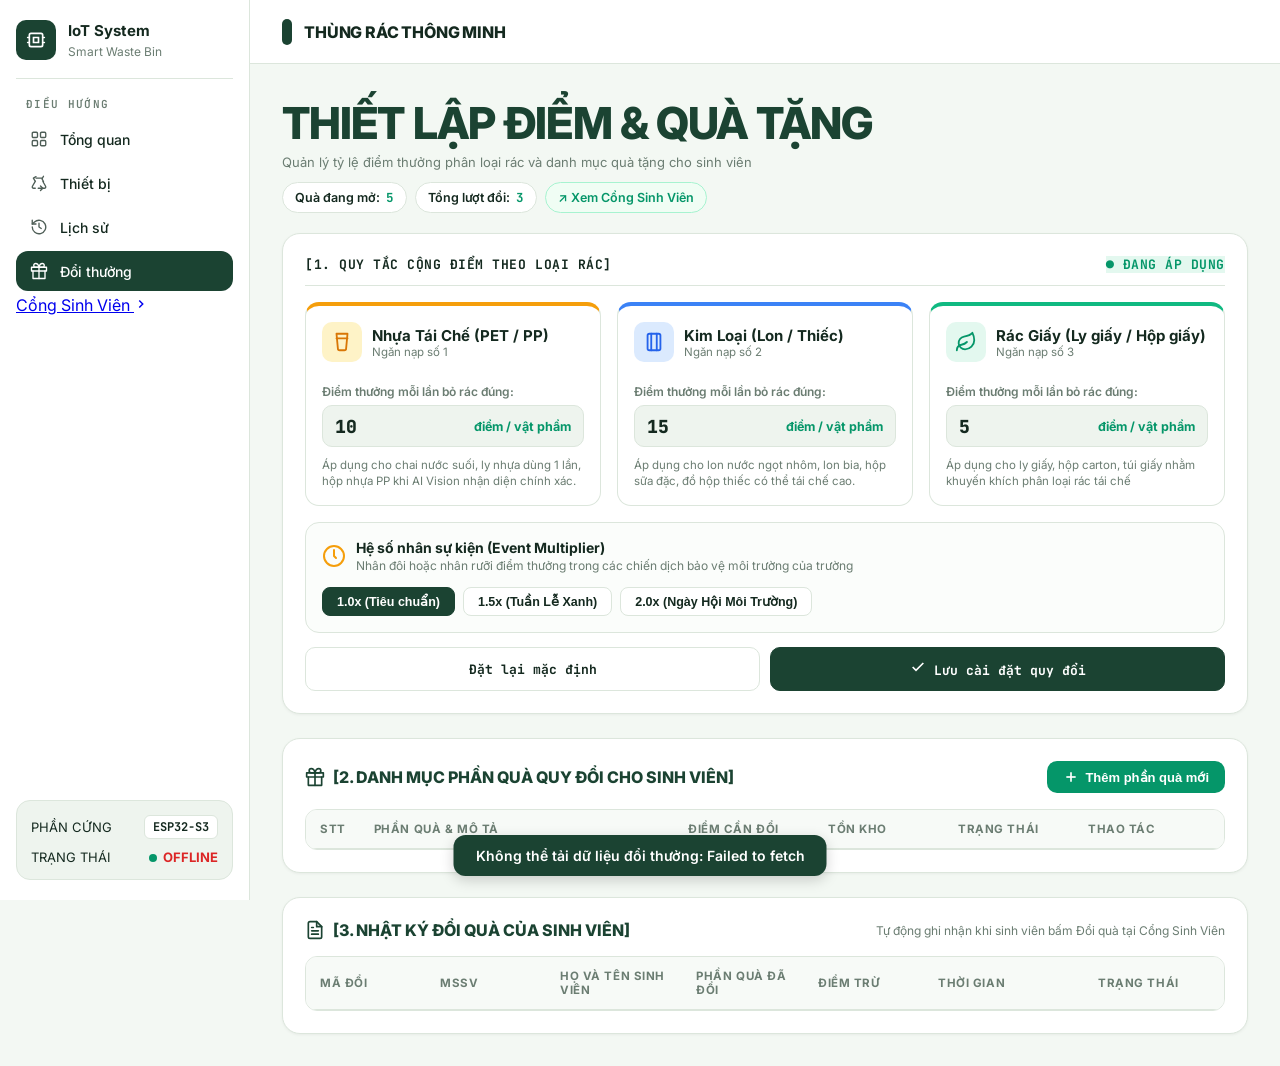
<file: front_end/doi-thuong.html>
<!DOCTYPE html>
<html lang="vi">

<head>
  <meta charset="utf-8">
  <meta name="viewport" content="width=device-width, initial-scale=1, viewport-fit=cover">
  <title>Thiết lập Điểm Quy đổi & Quà tặng – Thùng rác thông minh</title>
  
  <!-- Typography Fonts -->
  <link rel="preconnect" href="https://fonts.googleapis.com">
  <link rel="preconnect" href="https://fonts.gstatic.com" crossorigin>
  <link
    href="https://fonts.googleapis.com/css2?family=Inter:wght@400;500;600;700;800&family=JetBrains+Mono:wght@400;500;700&display=swap"
    rel="stylesheet">
  
  <!-- Stylesheets -->
  <link rel="stylesheet" href="assets/css/common.css">
  <link rel="stylesheet" href="assets/css/sidebar.css">
  <link rel="stylesheet" href="assets/css/doi-thuong.css">
  <link rel="stylesheet" href="assets/css/esp32-connect.css">

  <!-- Scripts -->
  <script src="assets/js/config.js" defer></script>
  <script src="assets/js/common.js" defer></script>
  <script src="assets/js/sidebar.js" defer></script>
  <script src="assets/js/esp32-connect.js" defer></script>
  <script src="assets/js/doi-thuong.js" defer></script>
</head>

<body>
  <!-- Sidebar Navigation (Desktop sidebar & Mobile bottom tab bar) -->
  <aside id="sidebar-container" class="sidebar-container" aria-label="Menu điều hướng hệ thống">
    <div class="brand">
      <div class="logo">
        <svg viewBox="0 0 24 24" fill="none" stroke-width="2" stroke-linecap="round">
          <rect x="4" y="4" width="16" height="16" rx="2" />
          <path d="M9 9h6v6H9zM2 9h2M2 15h2M20 9h2M20 15h2" />
        </svg>
      </div>
      <div><b>IoT System</b><span>Smart Waste Bin</span></div>
    </div>
    
    <div class="navlabel">ĐIỀU HƯỚNG</div>
    <nav>
      <a href="tong-quan.html" data-page="tong-quan">
        <span class="nav-icon-wrap">
          <svg viewBox="0 0 24 24">
            <rect x="3" y="3" width="7" height="7" rx="1.5" />
            <rect x="14" y="3" width="7" height="7" rx="1.5" />
            <rect x="14" y="14" width="7" height="7" rx="1.5" />
            <rect x="3" y="14" width="7" height="7" rx="1.5" />
          </svg>
        </span>
        <span class="nav-text">Tổng quan</span>
      </a>
      <a href="thiet-bi.html" data-page="thiet-bi">
        <span class="nav-icon-wrap">
          <svg viewBox="0 0 24 24">
            <path d="M7 19H4.815a1.83 1.83 0 0 1-1.57-.881 1.785 1.785 0 0 1-.004-1.784L7.196 9.5" />
            <path d="M11 19h8.2a1.8 1.8 0 0 0 1.565-.914 1.78 1.78 0 0 0 .009-1.771L17.2 10" />
            <path d="m14 16 3 3-3 3" />
            <path d="M8.2 5.5h7.6" />
            <path d="m18 3-2 3.5 2 3.5" />
            <path d="m6.5 9-2-3.5 3.5-2" />
          </svg>
        </span>
        <span class="nav-text">
          <span class="desktop-label">Thiết bị</span>
          <span class="mobile-label">Phân loại</span>
        </span>
      </a>
      <a href="lich-su.html" data-page="lich-su">
        <span class="nav-icon-wrap">
          <svg viewBox="0 0 24 24">
            <path d="M3 12a9 9 0 1 0 3-6.7L3 8" />
            <path d="M3 3v5h5M12 7v5l3 2" />
          </svg>
        </span>
        <span class="nav-text">Lịch sử</span>
      </a>
      <a href="doi-thuong.html" data-page="doi-thuong" class="on" aria-current="page">
        <span class="nav-icon-wrap">
          <svg viewBox="0 0 24 24" fill="none" stroke="currentColor" stroke-width="2" stroke-linecap="round" stroke-linejoin="round">
            <polyline points="20 12 20 22 4 22 4 12" />
            <rect x="2" y="7" width="20" height="5" />
            <line x1="12" y1="22" x2="12" y2="7" />
            <path d="M12 7H7.5a2.5 2.5 0 0 1 0-5C11 2 12 7 12 7z" />
            <path d="M12 7h4.5a2.5 2.5 0 0 0 0-5C13 2 12 7 12 7z" />
          </svg>
        </span>
        <span class="nav-text">Đổi thưởng</span>
      </a>
    </nav>

    <div class="portal-link-box">
      <a href="tich-diem.html" class="portal-btn-link" title="Mở Cổng Sinh Viên Tích Điểm">
        <span class="portal-indicator-dot"></span>
        <span class="portal-link-text">Cổng Sinh Viên</span>
        <svg width="14" height="14" viewBox="0 0 24 24" fill="none" stroke="currentColor" stroke-width="2.5"><polyline points="9 18 15 12 9 6"/></svg>
      </a>
    </div>
    
    <div class="hw">
      <div><span>PHẦN CỨNG</span><span class="chip">ESP32-S3</span></div>
      <div><span>TRẠNG THÁI</span><span class="on-t" id="sideOn">ONLINE</span></div>
    </div>
  </aside>

  <!-- Main View -->
  <main>
    <!-- Desktop Topbar -->
    <div class="top"><i></i>THÙNG RÁC THÔNG MINH</div>

    <!-- Mobile Topbar (< 768px) -->
    <header class="mobile-top-bar">
      <h1 class="mobile-page-title">Đổi Thưởng</h1>
      <a href="tich-diem.html" class="btn-user-avatar" aria-label="Cổng sinh viên tích điểm" title="Mở Cổng sinh viên tích điểm">
        <svg viewBox="0 0 24 24" fill="none" stroke="currentColor" stroke-width="2" stroke-linecap="round" stroke-linejoin="round">
          <path d="M20 21v-2a4 4 0 0 0-4-4H8a4 4 0 0 0-4 4v2" />
          <circle cx="12" cy="7" r="4" />
        </svg>
      </a>
    </header>
    
    <div class="wrap">
      <!-- Title & Quick Stats Banner -->
      <div class="reward-admin-header">
        <div>
          <h1 class="desktop-h1" style="margin-bottom: 4px;">Thiết lập Điểm & Quà tặng</h1>
          <p style="font-size: 13px; color: var(--mut); margin: 0;">Quản lý tỷ lệ điểm thưởng phân loại rác và danh mục quà tặng cho sinh viên</p>
        </div>
        <div class="reward-stats-pills">
          <span class="stat-pill">Quà đang mở: <b id="statActiveGifts">5</b></span>
          <span class="stat-pill">Tổng lượt đổi: <b id="statTotalRedemptions">3</b></span>
          <a href="tich-diem.html" class="stat-pill" style="color:var(--ok); text-decoration:none; border-color:#a7f3d0; background:#f0fdf4;" title="Mở Cổng Sinh Viên để trải nghiệm">
            <span>↗ Xem Cổng Sinh Viên</span>
          </a>
        </div>
      </div>

      <!-- ===================================================================
           1. KHỐI THIẾT LẬP ĐIỂM QUY ĐỔI CHO TỪNG LOẠI RÁC
           =================================================================== -->
      <section class="card">
        <div class="ctitle">
          <span>[1. QUY TẮC CỘNG ĐIỂM THEO LOẠI RÁC]</span>
          <span class="badge" style="background:#e3f8ef;color:#059669;font-weight:700;">● ĐANG ÁP DỤNG</span>
        </div>

        <div class="rate-config-grid">
          <!-- Rate Card: Nhựa -->
          <div class="rate-item-card plastic">
            <div class="rate-card-top">
              <div class="rate-icon-box">
                <svg width="22" height="22" viewBox="0 0 24 24" fill="none" stroke="currentColor" stroke-width="2" stroke-linecap="round" stroke-linejoin="round">
                  <path d="M6 3h12l-1.5 16a2 2 0 0 1-2 2h-5a2 2 0 0 1-2-2L6 3Z" />
                  <path d="M6 8h12" />
                </svg>
              </div>
              <div>
                <div class="rate-card-title">Nhựa Tái Chế (PET / PP)</div>
                <div class="rate-card-sub">Ngăn nạp số 1</div>
              </div>
            </div>

            <div class="rate-input-group">
              <label for="ratePlastic">Điểm thưởng mỗi lần bỏ rác đúng:</label>
              <div class="rate-input-wrap">
                <input type="number" id="ratePlastic" min="1" max="100" value="10">
                <span class="rate-unit">điểm / vật phẩm</span>
              </div>
            </div>
            <div class="rate-desc">Áp dụng cho chai nước suối, ly nhựa dùng 1 lần, hộp nhựa PP khi AI Vision nhận diện chính xác.</div>
          </div>

          <!-- Rate Card: Kim loại -->
          <div class="rate-item-card metal">
            <div class="rate-card-top">
              <div class="rate-icon-box">
                <svg width="22" height="22" viewBox="0 0 24 24" fill="none" stroke="currentColor" stroke-width="2" stroke-linecap="round" stroke-linejoin="round">
                  <rect x="5" y="3" width="14" height="18" rx="2" />
                  <path d="M9 3v18M15 3v18" />
                </svg>
              </div>
              <div>
                <div class="rate-card-title">Kim Loại (Lon / Thiếc)</div>
                <div class="rate-card-sub">Ngăn nạp số 2</div>
              </div>
            </div>

            <div class="rate-input-group">
              <label for="rateMetal">Điểm thưởng mỗi lần bỏ rác đúng:</label>
              <div class="rate-input-wrap">
                <input type="number" id="rateMetal" min="1" max="100" value="15">
                <span class="rate-unit">điểm / vật phẩm</span>
              </div>
            </div>
            <div class="rate-desc">Áp dụng cho lon nước ngọt nhôm, lon bia, hộp sữa đặc, đồ hộp thiếc có thể tái chế cao.</div>
          </div>

          <!-- Rate Card: Giấy -->
          <div class="rate-item-card organic">
            <div class="rate-card-top">
              <div class="rate-icon-box">
                <svg width="22" height="22" viewBox="0 0 24 24" fill="none" stroke="currentColor" stroke-width="2" stroke-linecap="round" stroke-linejoin="round">
                  <path d="M11 20A7 7 0 0 1 9.8 6.1C15.5 5 17 4.48 19 2c1 2 2 4.18 2 8 0 5.5-4.78 10-10 10Z" />
                  <path d="M2 21c0-3 1.85-5.36 5.08-6C9.5 14.52 12 13 13 12" />
                </svg>
              </div>
              <div>
                <div class="rate-card-title">Rác Giấy (Ly giấy / Hộp giấy)</div>
                <div class="rate-card-sub">Ngăn nạp số 3</div>
              </div>
            </div>

            <div class="rate-input-group">
              <label for="rateOrganic">Điểm thưởng mỗi lần bỏ rác đúng:</label>
              <div class="rate-input-wrap">
                <input type="number" id="rateOrganic" min="1" max="100" value="5">
                <span class="rate-unit">điểm / vật phẩm</span>
              </div>
            </div>
            <div class="rate-desc">Áp dụng cho ly giấy, hộp carton, túi giấy nhằm khuyến khích phân loại rác tái chế</div>
          </div>
        </div>

        <!-- Event Multiplier Settings -->
        <div class="event-multiplier-bar">
          <div class="multiplier-info">
            <svg viewBox="0 0 24 24" fill="none" stroke="currentColor" stroke-width="2" stroke-linecap="round" stroke-linejoin="round">
              <circle cx="12" cy="12" r="10" />
              <polyline points="12 6 12 12 14 14" />
            </svg>
            <div>
              <h4>Hệ số nhân sự kiện (Event Multiplier)</h4>
              <p>Nhân đôi hoặc nhân rưỡi điểm thưởng trong các chiến dịch bảo vệ môi trường của trường</p>
            </div>
          </div>

          <div class="multiplier-options">
            <button type="button" class="btn-mult-choice active" data-mult="1.0">1.0x (Tiêu chuẩn)</button>
            <button type="button" class="btn-mult-choice" data-mult="1.5">1.5x (Tuần Lễ Xanh)</button>
            <button type="button" class="btn-mult-choice" data-mult="2.0">2.0x (Ngày Hội Môi Trường)</button>
          </div>
        </div>

        <!-- Save Actions -->
        <div class="rate-action-bar">
          <button type="button" class="btn ghost" id="btnResetRates">Đặt lại mặc định</button>
          <button type="button" class="btn" id="btnSaveRates">
            <svg width="16" height="16" viewBox="0 0 24 24" fill="none" stroke="currentColor" stroke-width="2.5"><polyline points="20 6 9 17 4 12"/></svg>
            Lưu cài đặt quy đổi
          </button>
        </div>
      </section>

      <!-- ===================================================================
           2. KHỐI QUẢN LÝ DANH MỤC PHẦN QUÀ TẶNG (GIFT CATALOG)
           =================================================================== -->
      <section class="card gifts-catalog-card">
        <div class="card-title-bar">
          <h3>
            <svg width="20" height="20" viewBox="0 0 24 24" fill="none" stroke="currentColor" stroke-width="2" stroke-linecap="round" stroke-linejoin="round">
              <polyline points="20 12 20 22 4 22 4 12" />
              <rect x="2" y="7" width="20" height="5" />
              <line x1="12" y1="22" x2="12" y2="7" />
              <path d="M12 7H7.5a2.5 2.5 0 0 1 0-5C11 2 12 7 12 7z" />
              <path d="M12 7h4.5a2.5 2.5 0 0 0 0-5C13 2 12 7 12 7z" />
            </svg>
            [2. DANH MỤC PHẦN QUÀ QUY ĐỔI CHO SINH VIÊN]
          </h3>
          <button type="button" class="btn-add-gift" id="btnOpenAddGift">
            <svg width="16" height="16" viewBox="0 0 24 24" fill="none" stroke="currentColor" stroke-width="2.5"><line x1="12" y1="5" x2="12" y2="19"/><line x1="5" y1="12" x2="19" y2="12"/></svg>
            Thêm phần quà mới
          </button>
        </div>

        <div class="gift-table-wrap">
          <table class="admin-table">
            <thead>
              <tr>
                <th style="width: 40px;">STT</th>
                <th>Phần quà & Mô tả</th>
                <th style="width: 140px;">Điểm cần đổi</th>
                <th style="width: 130px;">Tồn kho</th>
                <th style="width: 130px;">Trạng thái</th>
                <th style="width: 150px;">Thao tác</th>
              </tr>
            </thead>
            <tbody id="giftTableBody">
              <!-- Rendered dynamically by doi-thuong.js -->
            </tbody>
          </table>
        </div>
      </section>

      <!-- ===================================================================
           3. KHỐI NHẬT KÝ SINH VIÊN ĐỔI THƯỞNG
           =================================================================== -->
      <section class="card redemption-log-card">
        <div class="card-title-bar">
          <h3>
            <svg width="20" height="20" viewBox="0 0 24 24" fill="none" stroke="currentColor" stroke-width="2" stroke-linecap="round" stroke-linejoin="round">
              <path d="M14 2H6a2 2 0 0 0-2 2v16a2 2 0 0 0 2 2h12a2 2 0 0 0 2-2V8z" />
              <polyline points="14 2 14 8 20 8" />
              <line x1="16" y1="13" x2="8" y2="13" />
              <line x1="16" y1="17" x2="8" y2="17" />
              <polyline points="10 9 9 9 8 9" />
            </svg>
            [3. NHẬT KÝ ĐỔI QUÀ CỦA SINH VIÊN]
          </h3>
          <span style="font-size: 12px; color: var(--mut);">Tự động ghi nhận khi sinh viên bấm Đổi quà tại Cổng Sinh Viên</span>
        </div>

        <div class="gift-table-wrap">
          <table class="admin-table">
            <thead>
              <tr>
                <th style="width: 120px;">Mã Đổi</th>
                <th style="width: 120px;">MSSV</th>
                <th>Họ và Tên Sinh Viên</th>
                <th>Phần Quà Đã Đổi</th>
                <th style="width: 120px;">Điểm Trừ</th>
                <th style="width: 160px;">Thời Gian</th>
                <th style="width: 140px;">Trạng Thái</th>
              </tr>
            </thead>
            <tbody id="redemptionTableBody">
              <!-- Rendered dynamically by doi-thuong.js -->
            </tbody>
          </table>
        </div>
      </section>

    </div>
  </main>

  <!-- Modal Thêm / Chỉnh Sửa Quà Tặng -->
  <div class="modal-backdrop" id="modalGift" role="dialog" aria-modal="true">
    <div class="modal-gift-dialog">
      <div class="modal-header-esp">
        <h3 id="modalGiftTitle">Thêm phần quà mới</h3>
        <button class="modal-close-btn" id="btnCloseGiftModal" aria-label="Đóng">&times;</button>
      </div>

      <div class="gift-form-row">
        <label for="giftName">Tên phần quà (*):</label>
        <input type="text" id="giftName" placeholder="Ví dụ: Voucher Căn tin 20.000đ" required>
      </div>

      <div style="display:grid; grid-template-columns: 1fr 1fr; gap: 12px;">
        <div class="gift-form-row">
          <label for="giftPoints">Số điểm cần quy đổi (*):</label>
          <input type="number" id="giftPoints" min="1" value="50" required>
        </div>
        <div class="gift-form-row">
          <label for="giftStock">Số lượng trong kho (*):</label>
          <input type="number" id="giftStock" min="0" value="50" required>
        </div>
      </div>

      <div class="gift-form-row">
        <label for="giftIcon">Biểu tượng / Emoji quà tặng:</label>
        <input type="text" id="giftIcon" value="🎁" placeholder="🎁, ☕, 🍃, 🛍️, 🎖️, ✏️...">
      </div>

      <div class="gift-form-row">
        <label for="giftDesc">Mô tả phần quà & Nơi nhận:</label>
        <textarea id="giftDesc" placeholder="Mô tả điều kiện sử dụng hoặc địa điểm nhận quà..."></textarea>
      </div>

      <div class="gift-modal-actions">
        <button type="button" class="btn ghost" id="btnCancelGiftModal">Hủy</button>
        <button type="button" class="btn" id="btnSaveGiftModal">Lưu phần quà</button>
      </div>
    </div>
  </div>

  <!-- Modal Cấu hình Kết nối ESP32 (Đồng bộ toàn hệ thống) -->
  <div class="modal-backdrop" id="modalEspConnect" role="dialog" aria-modal="true">
    <div class="modal-dialog-esp">
      <div class="modal-header-esp">
        <h3>
          <svg width="22" height="22" viewBox="0 0 24 24" fill="none" stroke="currentColor" stroke-width="2" stroke-linecap="round" stroke-linejoin="round">
            <rect x="2" y="13" width="20" height="8" rx="2" />
            <path d="M6 13V8a2 2 0 0 1 2-2h8a2 2 0 0 1 2 2v5" />
            <line x1="12" y1="6" x2="12" y2="2" />
          </svg>
          Kết nối Vi điều khiển ESP32-S3
        </h3>
        <button class="modal-close-btn btn-close-esp-modal" id="modalEspClose" aria-label="Đóng">&times;</button>
      </div>

      <div class="esp-status-row" style="margin-bottom: 14px;">
        <span class="esp-status-badge connected">
          <span class="esp-pulse-dot"></span> ĐÃ KẾT NỐI (ESP32-S3)
        </span>
      </div>

      <div class="esp-connect-grid">
        <div class="esp-form-group">
          <label for="espProtocol">Giao thức kết nối</label>
          <select id="espProtocol" class="esp-select">
            <option value="ws">WebSocket (ws://) – Telemetry thời gian thực</option>
            <option value="http">HTTP REST API (http://)</option>
            <option value="mqtt">MQTT Broker (tcp://)</option>
            <option value="serial">Web Serial (UART / USB COM)</option>
          </select>
        </div>

        <div class="esp-row-dual">
          <div class="esp-form-group">
            <label for="espHost">Địa chỉ IP / Host ESP32</label>
            <input type="text" id="espHost" class="esp-input" value="192.168.1.105">
          </div>
          <div class="esp-form-group">
            <label for="espPort">Cổng (Port)</label>
            <input type="text" id="espPort" class="esp-input" value="81">
          </div>
        </div>
      </div>

      <!-- Quick Telemetry Metrics Row -->
      <div class="esp-metrics-row">
        <div class="esp-metric-item">
          <div class="esp-metric-label">Độ trễ Ping</div>
          <div class="esp-metric-val" id="espPing">18 ms</div>
        </div>
        <div class="esp-metric-item">
          <div class="esp-metric-label">Sóng WiFi</div>
          <div class="esp-metric-val" id="espRssi">-54 dBm</div>
        </div>
        <div class="esp-metric-item">
          <div class="esp-metric-label">Gói tin Rx/Tx</div>
          <div class="esp-metric-val" id="espPackets">1,420 / 980</div>
        </div>
        <div class="esp-metric-item">
          <div class="esp-metric-label">RAM Heap</div>
          <div class="esp-metric-val" id="espHeap">124 KB</div>
        </div>
      </div>

      <!-- Terminal Console Box -->
      <div class="esp-console-wrapper">
        <div class="esp-console-header">
          <span>NHẬT KÝ TRUYỀN NHẬN (SERIAL / WEBSOCKET LOG)</span>
          <button type="button" id="btnClearEspLog" style="background:transparent;border:0;color:var(--mut);cursor:pointer;font-size:11px;">[Xóa log]</button>
        </div>
        <div class="esp-console-box">
          <div class="esp-log-line"><span class="esp-log-time">[10:24:12]</span><span class="esp-log-tag">[SYSTEM]</span> Khởi tạo kết nối WebSocket ws://192.168.1.105:81/ws...</div>
          <div class="esp-log-line"><span class="esp-log-time">[10:24:13]</span><span class="esp-log-tag">[ESP32-S3]</span> Bắt tay thành công (Handshake OK). Chip: ESP32-S3-WROOM-1</div>
          <div class="esp-log-line"><span class="esp-log-time">[10:24:15]</span><span class="esp-log-tag">[SENSOR]</span> Cảm biến quang điện kích hoạt: Cửa nạp #1</div>
          <div class="esp-log-line"><span class="esp-log-time">[10:24:16]</span><span class="esp-log-tag">[CAMERA]</span> OV2640 hoàn tất gửi khung hình 240x240</div>
        </div>
      </div>

      <!-- Actions -->
      <div class="esp-actions">
        <button type="button" class="btn btn-disconnect btn-esp-toggle">Ngắt kết nối</button>
        <button type="button" class="btn ghost" id="btnPingEsp">Kiểm tra Ping</button>
        <label class="esp-auto-check">
          <input type="checkbox" id="espAutoReconnect" checked> Tự động kết nối lại
        </label>
      </div>
    </div>
  </div>

  <!-- Toast Notification Container -->
  <div class="toast" id="toast" role="status"></div>
</body>

</html>
</file>
<file: front_end/assets/css/common.css>
/* ==========================================================================
   COMMON STYLESHEET (common.css)
   Dùng chung cho toàn bộ hệ thống Smart Waste Bin (TongQuan, ThietBi, LichSu)
   ========================================================================== */

@import url("sidebar.css");

:root {
  /* Brand & Core Palette */
  --pri: #1b4332;
  --pri-text: #ffffff;
  --bg: #f3f8f3;
  --card: #ffffff;
  --soft: #eef4ee;
  --line: #dce6dc;
  --tx: #14291f;
  --mut: #6b7d72;

  /* Compartment 1: Nhựa (Plastic) */
  --pl: #d97706;
  --pl-bg: #fff8e1;
  --pl-border: #fde68a;

  /* Compartment 2: Kim loại (Metal) */
  --me: #2563eb;
  --me-bg: #eaf3ff;
  --me-border: #bfdbfe;

  /* Compartment 3: Hữu cơ (Organic) */
  --or: #059669;
  --or-bg: #e3f8ef;
  --or-border: #a7f3d0;

  /* Status Colors */
  --warn: #d97706;
  --bad: #dc2626;
  --bad-bg: #fdecec;
  --ok: #059669;

  /* Dark camera viewport */
  --dark-cam: #0c1622;

  /* Typography */
  --mono: 'JetBrains Mono', ui-monospace, Menlo, Consolas, monospace;
  --sans: 'Inter', system-ui, -apple-system, 'Segoe UI', Roboto, sans-serif;

  color-scheme: light;
  box-sizing: border-box;
}

/* Base Reset */
*,
*::before,
*::after {
  box-sizing: border-box;
  margin: 0;
  padding: 0;
}

html {
  height: 100%;
  scroll-padding-top: env(safe-area-inset-top, 0px);
  -webkit-text-size-adjust: 100%;
}

body {
  font-family: var(--sans);
  background: var(--bg);
  color: var(--tx);
  min-height: 100%;
  display: flex;
  overflow-x: hidden;
  -webkit-font-smoothing: antialiased;
}

.mono {
  font-family: var(--mono);
}

/* ==========================================================================
   SIDEBAR & NAVIGATION COMPONENT
   Toàn bộ định dạng sidebar và mobile navigation được quản lý tại sidebar.css
   ========================================================================== */

/* ==========================================================================
   DESKTOP TOPBAR & MAIN CONTAINER
   ========================================================================== */
main {
  flex: 1;
  min-width: 0;
  display: flex;
  flex-direction: column;
}

.top {
  height: 64px;
  background: var(--card);
  border-bottom: 1px solid var(--line);
  display: flex;
  align-items: center;
  gap: 12px;
  padding: 0 32px;
  font-weight: 800;
  letter-spacing: -.01em;
  color: var(--tx);
}

.top i {
  width: 10px;
  height: 26px;
  border-radius: 6px;
  background: var(--pri);
  display: inline-block;
}

/* Mobile top bar (shown only on mobile screens < 768px) */
.mobile-top-bar {
  display: none;
  justify-content: space-between;
  align-items: center;
  padding: 16px 20px 8px;
  background: var(--bg);
}

.mobile-page-title {
  font-size: 26px;
  font-weight: 800;
  letter-spacing: -.02em;
  color: var(--tx);
}

.btn-user-avatar {
  width: 40px;
  height: 40px;
  border-radius: 50%;
  background: var(--soft);
  border: 1px solid var(--line);
  display: grid;
  place-items: center;
  color: var(--tx);
  cursor: pointer;
  transition: all 0.2s ease;
}

.btn-user-avatar:hover {
  background: #e2ede2;
  color: var(--pri);
}

.btn-user-avatar svg {
  width: 20px;
  height: 20px;
  stroke: currentColor;
}

.wrap {
  padding: 32px;
  max-width: 1240px;
  width: 100%;
  margin: 0 auto;
}

h1.desktop-h1 {
  font-size: clamp(28px, 4vw, 44px);
  font-weight: 800;
  letter-spacing: -.02em;
  color: var(--pri);
  margin-bottom: 24px;
  text-transform: uppercase;
}

/* Base Card */
.card {
  background: var(--card);
  border: 1px solid var(--line);
  border-radius: 18px;
  padding: 22px;
  box-shadow: 0 1px 3px rgba(0, 0, 0, .05);
}

.ctitle {
  font: 700 13px var(--mono);
  letter-spacing: .04em;
  margin-bottom: 16px;
  padding-bottom: 12px;
  border-bottom: 1px solid var(--line);
  display: flex;
  justify-content: space-between;
  gap: 8px;
  align-items: center;
}

/* Common Buttons */
.btn {
  display: inline-block;
  width: 100%;
  border: 1px solid var(--pri);
  background: var(--pri);
  color: #ffffff;
  font: 700 13px var(--mono);
  padding: 11px;
  border-radius: 10px;
  cursor: pointer;
  text-align: center;
  text-decoration: none;
  transition: all 0.2s ease;
}

.btn:hover {
  filter: brightness(1.15);
}

.btn.ghost {
  background: var(--card);
  color: var(--tx);
  border-color: var(--line);
}

.btn.ghost:hover {
  background: var(--soft);
  border-color: var(--pri);
  color: var(--pri);
}

/* ==========================================================================
   TOAST NOTIFICATION
   ========================================================================== */
.toast {
  position: fixed;
  bottom: calc(24px + env(safe-area-inset-bottom, 0px));
  left: 50%;
  transform: translate(-50%, 20px);
  background: var(--pri);
  color: #ffffff;
  padding: 12px 22px;
  border-radius: 12px;
  font-weight: 600;
  font-size: 14px;
  opacity: 0;
  pointer-events: none;
  transition: opacity 0.3s ease, transform 0.3s ease;
  z-index: 999;
  box-shadow: 0 4px 14px rgba(0, 0, 0, 0.18);
  max-width: 90vw;
  text-align: center;
}

.toast.show {
  opacity: 1;
  transform: translate(-50%, 0);
}

/* ==========================================================================
   SHARED MODAL BACKDROP
   ========================================================================== */
.modal-backdrop {
  position: fixed;
  inset: 0;
  background: rgba(0, 0, 0, 0.55);
  backdrop-filter: blur(4px);
  display: none;
  align-items: center;
  justify-content: center;
  z-index: 100;
  padding: 16px;
}

.modal-backdrop.open {
  display: flex;
}

/* ==========================================================================
   RESPONSIVE DESIGN SYSTEM
   ========================================================================== */

/* Laptop & Tablet (768px - 1199px) */
@media (min-width: 768px) and (max-width: 1199px) {
  aside {
    width: 220px;
    padding: 16px 12px;
  }

  .top {
    padding: 0 24px;
  }

  .wrap {
    padding: 24px 20px;
  }

  .card {
    padding: 18px;
  }
}

/* Mobile Devices (< 768px) - MATCHES MOBILE SCREENSHOT EXACTLY */
@media (max-width: 767px) {
  body {
    flex-direction: column;
    padding-bottom: calc(72px + env(safe-area-inset-bottom, 0px));
  }

  /* Hide Desktop Topbar & Desktop H1 on Mobile */
  .top,
  h1.desktop-h1 {
    display: none !important;
  }

  /* Show Mobile Header */
  .mobile-top-bar {
    display: flex;
  }

  .wrap {
    padding: 8px 16px 24px;
  }

  .card {
    padding: 16px;
    border-radius: 16px;
  }

  .toast {
    bottom: calc(80px + env(safe-area-inset-bottom, 0px));
  }
}

/* Extra small mobile (< 375px) */
@media (max-width: 374px) {
  .wrap {
    padding: 6px 12px 20px;
  }

  .card {
    padding: 14px;
  }

  .mobile-page-title {
    font-size: 22px;
  }
}

@media (prefers-reduced-motion: reduce) {
  * {
    transition: none !important;
    animation: none !important;
  }
}
</file>
<file: front_end/assets/css/sidebar.css>
/* ==========================================================================
   SIDEBAR & NAVIGATION COMPONENT STYLESHEET (sidebar.css)
   Dùng chung cho cả 3 trang: tong-quan.html và thiet-bi.html
   Hỗ trợ chuyển đổi Desktop: "Thiết bị" <---> Mobile: "Phân loại"
   ========================================================================== */

/* --------------------------------------------------------------------------
   1. Dynamic Label Toggle (Desktop: "Thiết bị" vs Mobile: "Phân loại")
   -------------------------------------------------------------------------- */
.desktop-label {
  display: inline;
}

.mobile-label {
  display: none;
}

@media (max-width: 767px) {
  .desktop-label {
    display: none !important;
  }

  .mobile-label {
    display: inline !important;
  }
}

/* --------------------------------------------------------------------------
   2. Desktop Sidebar Layout (>= 768px)
   -------------------------------------------------------------------------- */
aside,
#sidebar-container,
.sidebar-container {
  width: 250px;
  flex: none;
  background: var(--card, #ffffff);
  border-right: 1px solid var(--line, #dce6dc);
  display: flex;
  flex-direction: column;
  position: sticky;
  top: 0;
  height: 100vh;
  padding: 20px 16px;
  z-index: 50;
  transition: width 0.2s ease;
  box-sizing: border-box;
}

.brand {
  display: flex;
  gap: 12px;
  align-items: center;
  padding-bottom: 18px;
  border-bottom: 1px solid var(--line, #dce6dc);
  margin-bottom: 18px;
}

.logo {
  width: 40px;
  height: 40px;
  border-radius: 10px;
  background: var(--pri, #1b4332);
  display: grid;
  place-items: center;
  flex-shrink: 0;
}

.logo svg {
  width: 20px;
  height: 20px;
  stroke: #ffffff;
}

.brand b {
  display: block;
  font-size: 15px;
  color: var(--tx, #14291f);
}

.brand span {
  font-size: 12px;
  color: var(--mut, #6b7d72);
}

.navlabel {
  font: 600 11px var(--mono, monospace);
  letter-spacing: .12em;
  color: var(--mut, #6b7d72);
  margin: 0 10px 8px;
  text-transform: uppercase;
}

nav {
  display: flex;
  flex-direction: column;
}

nav a {
  display: flex;
  gap: 12px;
  align-items: center;
  padding: 11px 14px;
  border-radius: 12px;
  color: var(--tx, #14291f);
  text-decoration: none;
  font-weight: 500;
  font-size: 14px;
  margin-bottom: 4px;
  transition: background 0.15s ease, color 0.15s ease;
}

.nav-icon-wrap {
  display: inline-flex;
  align-items: center;
  justify-content: center;
  flex-shrink: 0;
}

nav a svg,
nav a .nav-icon-img {
  width: 18px;
  height: 18px;
  object-fit: contain;
  opacity: .75;
}

nav a svg {
  stroke: currentColor;
  fill: none;
  stroke-width: 1.8;
  stroke-linecap: round;
  stroke-linejoin: round;
  opacity: .75;
}

nav a.on {
  background: var(--pri, #1b4332);
  color: #ffffff;
}

nav a.on svg,
nav a.on .nav-icon-img {
  opacity: 1;
  stroke: #ffffff;
}

nav a.on .nav-icon-img {
  filter: brightness(0) invert(1);
}

nav a:hover:not(.on) {
  background: var(--soft, #eef4ee);
}

nav a:focus-visible {
  outline: 2px solid var(--or, #059669);
  outline-offset: 2px;
}

/* Hardware Status Widget in Sidebar */
.hw {
  margin-top: auto;
  background: var(--soft, #eef4ee);
  border: 1px solid var(--line, #dce6dc);
  border-radius: 14px;
  padding: 14px;
  font-size: 13px;
}

.hw div {
  display: flex;
  justify-content: space-between;
  align-items: center;
}

.hw div + div {
  margin-top: 10px;
}

.hw .chip {
  font: 700 12px var(--mono, monospace);
  background: var(--card, #ffffff);
  border: 1px solid var(--line, #dce6dc);
  border-radius: 6px;
  padding: 3px 8px;
}

.on-t {
  color: var(--ok, #059669);
  font-weight: 700;
}

.on-t::before {
  content: "";
  display: inline-block;
  width: 8px;
  height: 8px;
  border-radius: 50%;
  background: var(--ok, #059669);
  margin-right: 6px;
}

/* --------------------------------------------------------------------------
   3. Tablet Responsive Styles (768px - 1199px)
   -------------------------------------------------------------------------- */
@media (min-width: 768px) and (max-width: 1199px) {
  aside,
  #sidebar-container,
  .sidebar-container {
    width: 220px;
    padding: 18px 12px;
  }

  .brand {
    padding-bottom: 14px;
    margin-bottom: 14px;
  }

  nav a {
    padding: 9px 10px;
    font-size: 13px;
    gap: 8px;
  }

  .hw {
    padding: 10px;
    font-size: 11px;
  }
}

/* --------------------------------------------------------------------------
   4. Mobile Responsive Styles (< 768px)
      Transforms Desktop Sidebar into Mobile Bottom Navigation Bar
   -------------------------------------------------------------------------- */
@media (max-width: 767px) {
  aside,
  #sidebar-container,
  .sidebar-container {
    position: fixed;
    bottom: 0;
    left: 0;
    right: 0;
    top: auto;
    width: 100%;
    height: auto;
    flex-direction: row;
    padding: 6px 16px calc(6px + env(safe-area-inset-bottom, 0px));
    border-right: 0;
    border-top: 1px solid var(--line, #dce6dc);
    background: #ffffff;
    box-shadow: 0 -2px 10px rgba(0, 0, 0, 0.05);
    z-index: 90;
  }

  .brand,
  .navlabel,
  .hw {
    display: none !important;
  }

  nav {
    display: flex;
    flex-direction: row;
    width: 100%;
    justify-content: space-around;
    align-items: center;
    gap: 8px;
  }

  nav a {
    flex: 1;
    flex-direction: column;
    align-items: center;
    gap: 2px;
    font-size: 11px;
    font-weight: 500;
    padding: 4px 6px;
    border-radius: 10px;
    color: var(--mut, #6b7d72);
    background: transparent;
    margin: 0;
    text-align: center;
  }

  nav a .nav-icon-wrap {
    width: 44px;
    height: 28px;
    border-radius: 999px;
    display: grid;
    place-items: center;
    transition: background 0.2s ease;
  }

  nav a svg,
  nav a .nav-icon-img {
    width: 20px;
    height: 20px;
    object-fit: contain;
    stroke: var(--mut, #6b7d72);
    opacity: 0.9;
  }

  nav a.on {
    background: transparent;
    color: var(--tx, #14291f);
    font-weight: 700;
  }

  nav a.on .nav-icon-wrap {
    background: #e3f8ef;
  }

  nav a.on svg,
  nav a.on .nav-icon-img {
    stroke: var(--pri, #1b4332);
    opacity: 1;
  }

  nav a.on .nav-icon-img {
    filter: brightness(0) saturate(100%) invert(19%) sepia(17%) saturate(1154%) hue-rotate(100deg) brightness(91%) contrast(92%);
  }
}
</file>
<file: front_end/assets/css/doi-thuong.css>
/* ==========================================================================
   QUẢN LÝ ĐỔI THƯỞNG & QUÀ TẶNG (doi-thuong.css)
   Giao diện thiết lập điểm quy đổi, quản lý kho quà và nhật ký sinh viên đổi quà
   ========================================================================== */

/* Header stats banner */
.reward-admin-header {
  display: flex;
  justify-content: space-between;
  align-items: center;
  flex-wrap: wrap;
  gap: 12px;
  margin-bottom: 20px;
}

.reward-stats-pills {
  display: flex;
  gap: 8px;
  flex-wrap: wrap;
}

.stat-pill {
  background: var(--card, #ffffff);
  border: 1px solid var(--line, #dce6dc);
  padding: 6px 12px;
  border-radius: 99px;
  font-size: 12.5px;
  font-weight: 600;
  color: var(--tx, #14291f);
  display: inline-flex;
  align-items: center;
  gap: 6px;
}

.stat-pill b {
  color: var(--ok, #059669);
  font-family: var(--mono, monospace);
}

/* ==========================================================================
   1. SECTION: CẤU HÌNH ĐIỂM QUY ĐỔI
   ========================================================================== */
.rate-config-grid {
  display: grid;
  grid-template-columns: repeat(3, 1fr);
  gap: 16px;
  margin-top: 14px;
}

.rate-item-card {
  background: var(--card, #ffffff);
  border: 1px solid var(--line, #dce6dc);
  border-radius: 14px;
  padding: 16px;
  display: flex;
  flex-direction: column;
  transition: all 0.2s ease;
}

.rate-item-card:hover {
  transform: translateY(-2px);
  box-shadow: 0 4px 14px rgba(0, 0, 0, 0.06);
}

.rate-item-card.plastic { border-top: 4px solid #f59e0b; }
.rate-item-card.metal { border-top: 4px solid #3b82f6; }
.rate-item-card.organic { border-top: 4px solid #10b981; }

.rate-card-top {
  display: flex;
  align-items: center;
  gap: 10px;
  margin-bottom: 12px;
}

.rate-icon-box {
  width: 40px;
  height: 40px;
  border-radius: 10px;
  display: flex;
  align-items: center;
  justify-content: center;
}

.plastic .rate-icon-box { background: #fef3c7; color: #d97706; }
.metal .rate-icon-box { background: #dbeafe; color: #2563eb; }
.organic .rate-icon-box { background: #e3f8ef; color: #059669; }

.rate-card-title {
  font-size: 15px;
  font-weight: 700;
  color: var(--tx, #14291f);
}

.rate-card-sub {
  font-size: 11.5px;
  color: var(--mut, #6b7d72);
}

.rate-input-group {
  margin: 10px 0;
}

.rate-input-group label {
  display: block;
  font-size: 12px;
  font-weight: 600;
  color: var(--mut, #6b7d72);
  margin-bottom: 6px;
}

.rate-input-wrap {
  display: flex;
  align-items: center;
  background: var(--soft, #f7faf7);
  border: 1px solid var(--line, #dce6dc);
  border-radius: 10px;
  padding: 0 12px;
  height: 42px;
}

.rate-input-wrap input {
  border: 0;
  background: transparent;
  width: 100%;
  font-size: 18px;
  font-weight: 800;
  font-family: var(--mono, monospace);
  color: var(--tx, #14291f);
  outline: none;
}

.rate-unit {
  font-size: 12.5px;
  font-weight: 700;
  color: var(--ok, #059669);
  white-space: nowrap;
}

.rate-desc {
  font-size: 11.5px;
  color: var(--mut, #6b7d72);
  line-height: 1.4;
  margin-top: auto;
}

/* Event Multiplier Row */
.event-multiplier-bar {
  background: #fbfdfb;
  border: 1px solid var(--line, #dce6dc);
  border-radius: 14px;
  padding: 16px;
  margin-top: 16px;
  display: flex;
  justify-content: space-between;
  align-items: center;
  flex-wrap: wrap;
  gap: 14px;
}

.multiplier-info {
  display: flex;
  align-items: center;
  gap: 10px;
}

.multiplier-info svg {
  width: 24px;
  height: 24px;
  color: #f59e0b;
}

.multiplier-info h4 {
  font-size: 14px;
  font-weight: 700;
  margin: 0;
  color: var(--tx, #14291f);
}

.multiplier-info p {
  font-size: 12px;
  color: var(--mut, #6b7d72);
  margin: 2px 0 0;
}

.multiplier-options {
  display: flex;
  gap: 8px;
}

.btn-mult-choice {
  background: var(--card, #ffffff);
  border: 1px solid var(--line, #dce6dc);
  border-radius: 8px;
  padding: 6px 14px;
  font-size: 12.5px;
  font-weight: 700;
  color: var(--tx, #14291f);
  cursor: pointer;
  transition: all 0.2s ease;
}

.btn-mult-choice:hover {
  border-color: var(--ok, #059669);
}

.btn-mult-choice.active {
  background: var(--pri, #1b4332);
  color: #ffffff;
  border-color: var(--pri, #1b4332);
}

.rate-action-bar {
  display: flex;
  justify-content: flex-end;
  gap: 10px;
  margin-top: 14px;
}

/* ==========================================================================
   2. SECTION: QUẢN LÝ DANH MỤC PHẦN QUÀ (GIFT CATALOG)
   ========================================================================== */
.gifts-catalog-card {
  margin-top: 24px;
}

.card-title-bar {
  display: flex;
  justify-content: space-between;
  align-items: center;
  margin-bottom: 16px;
  flex-wrap: wrap;
  gap: 10px;
}

.card-title-bar h3 {
  font-size: 16px;
  font-weight: 800;
  color: var(--pri, #1b4332);
  display: flex;
  align-items: center;
  gap: 8px;
  margin: 0;
}

.btn-add-gift {
  background: var(--ok, #059669);
  color: #ffffff;
  border: 0;
  border-radius: 10px;
  padding: 8px 16px;
  font-size: 13px;
  font-weight: 700;
  cursor: pointer;
  display: inline-flex;
  align-items: center;
  gap: 6px;
  transition: background 0.2s;
}

.btn-add-gift:hover {
  background: #047857;
}

/* Table styling */
.gift-table-wrap {
  overflow-x: auto;
  border: 1px solid var(--line, #dce6dc);
  border-radius: 12px;
}

.admin-table {
  width: 100%;
  border-collapse: collapse;
  text-align: left;
  font-size: 13px;
}

.admin-table th {
  background: #f7faf7;
  color: var(--mut, #6b7d72);
  font-weight: 700;
  font-size: 11.5px;
  text-transform: uppercase;
  letter-spacing: 0.05em;
  padding: 12px 14px;
  border-bottom: 1px solid var(--line, #dce6dc);
}

.admin-table td {
  padding: 12px 14px;
  border-bottom: 1px solid var(--line, #dce6dc);
  color: var(--tx, #14291f);
  vertical-align: middle;
}

.admin-table tr:last-child td {
  border-bottom: 0;
}

.admin-table tr:hover {
  background: #fafdfa;
}

.gift-cell-info {
  display: flex;
  align-items: center;
  gap: 12px;
}

.gift-emoji-avatar {
  width: 38px;
  height: 38px;
  border-radius: 10px;
  background: #e3f8ef;
  display: flex;
  align-items: center;
  justify-content: center;
  font-size: 20px;
  flex-shrink: 0;
}

.gift-cell-name {
  font-weight: 700;
  color: var(--tx, #14291f);
}

.gift-cell-desc {
  font-size: 11.5px;
  color: var(--mut, #6b7d72);
}

.pill-pts-required {
  background: #e3f8ef;
  color: #059669;
  font-family: var(--mono, monospace);
  font-weight: 800;
  font-size: 13px;
  padding: 3px 10px;
  border-radius: 99px;
  border: 1px solid #a7f3d0;
  display: inline-block;
}

.pill-stock {
  font-family: var(--mono, monospace);
  font-weight: 700;
}

.pill-stock.low { color: #dc2626; }
.pill-stock.ok { color: var(--tx, #14291f); }

.badge-gift-status {
  display: inline-flex;
  align-items: center;
  gap: 5px;
  font-size: 11.5px;
  font-weight: 700;
  padding: 3px 8px;
  border-radius: 6px;
}

.badge-gift-status.active {
  background: #e3f8ef;
  color: #059669;
}

.badge-gift-status.inactive {
  background: #f3f4f6;
  color: #6b7280;
}

.table-action-btns {
  display: flex;
  gap: 6px;
}

.btn-row-action {
  background: transparent;
  border: 1px solid var(--line, #dce6dc);
  border-radius: 6px;
  padding: 4px 8px;
  font-size: 11.5px;
  font-weight: 600;
  color: var(--tx, #14291f);
  cursor: pointer;
  transition: all 0.15s ease;
}

.btn-row-action:hover {
  background: var(--soft, #eef4ee);
  border-color: #94a3b8;
}

.btn-row-action.delete:hover {
  background: #fee2e2;
  color: #dc2626;
  border-color: #fca5a5;
}

/* ==========================================================================
   3. SECTION: NHẬT KÝ ĐỔI THƯỞNG SINH VIÊN
   ========================================================================== */
.redemption-log-card {
  margin-top: 24px;
}

.badge-trans-status {
  font-size: 11px;
  font-weight: 700;
  padding: 3px 8px;
  border-radius: 99px;
  display: inline-flex;
  align-items: center;
  gap: 4px;
}

.badge-trans-status.claimed {
  background: #e3f8ef;
  color: #059669;
}

.badge-trans-status.pending {
  background: #fff8e1;
  color: #d97706;
}

/* ==========================================================================
   4. MODAL THÊM / SỬA PHẦN QUÀ
   ========================================================================== */
.modal-gift-dialog {
  background: #ffffff;
  width: 100%;
  max-width: 500px;
  border-radius: 18px;
  padding: 24px;
  box-shadow: 0 10px 35px rgba(0, 0, 0, 0.2);
  border: 1px solid var(--line, #dce6dc);
  position: relative;
  animation: modalFadeIn 0.2s ease-out;
}

.gift-form-row {
  margin-bottom: 14px;
}

.gift-form-row label {
  display: block;
  font-size: 13px;
  font-weight: 600;
  color: var(--tx, #14291f);
  margin-bottom: 6px;
}

.gift-form-row input,
.gift-form-row select,
.gift-form-row textarea {
  width: 100%;
  height: 40px;
  padding: 0 12px;
  border: 1px solid var(--line, #dce6dc);
  border-radius: 10px;
  background: #ffffff;
  font-size: 13.5px;
  color: var(--tx, #14291f);
  outline: none;
  font-family: inherit;
}

.gift-form-row textarea {
  height: 70px;
  padding: 8px 12px;
  resize: vertical;
}

.gift-form-row input:focus,
.gift-form-row select:focus,
.gift-form-row textarea:focus {
  border-color: var(--ok, #059669);
  box-shadow: 0 0 0 3px rgba(5, 150, 105, 0.12);
}

.gift-modal-actions {
  display: flex;
  justify-content: flex-end;
  gap: 10px;
  margin-top: 20px;
}

/* ==========================================================================
   5. RESPONSIVE BREAKPOINTS
   ========================================================================== */
@media (max-width: 1024px) {
  .rate-config-grid {
    grid-template-columns: 1fr;
  }
}

@media (max-width: 767px) {
  .rate-config-grid {
    grid-template-columns: 1fr;
  }

  .event-multiplier-bar {
    flex-direction: column;
    align-items: flex-start;
  }

  .multiplier-options {
    width: 100%;
    justify-content: space-between;
  }

  .btn-mult-choice {
    flex: 1;
    text-align: center;
  }

  .admin-table th,
  .admin-table td {
    padding: 10px 8px;
    font-size: 12px;
  }

  .gift-emoji-avatar {
    width: 32px;
    height: 32px;
    font-size: 16px;
  }

  .modal-gift-dialog {
    padding: 16px;
  }
}
</file>
<file: front_end/assets/css/esp32-connect.css>
/* ==========================================================================
   GIAO DIỆN KẾT NỐI ESP32 (esp32-connect.css)
   Quản lý cấu hình IP, WebSocket, COM port, trạng thái kết nối & console log
   ========================================================================== */

/* Status Badges */
.esp-status-badge {
  display: inline-flex;
  align-items: center;
  gap: 6px;
  font-family: var(--mono, monospace);
  font-size: 12px;
  font-weight: 700;
  padding: 4px 10px;
  border-radius: 99px;
  border: 1px solid transparent;
  transition: all 0.25s ease;
}

.esp-status-badge.connected {
  background: #e3f8ef;
  color: #059669;
  border-color: #a7f3d0;
}

.esp-status-badge.connecting {
  background: #fff8e1;
  color: #d97706;
  border-color: #fde68a;
}

.esp-status-badge.disconnected {
  background: #fdecec;
  color: #dc2626;
  border-color: #fca5a5;
}

.esp-pulse-dot {
  width: 8px;
  height: 8px;
  border-radius: 50%;
  display: inline-block;
}

.connected .esp-pulse-dot {
  background: #059669;
  box-shadow: 0 0 0 2px rgba(5, 150, 105, 0.25);
  animation: espPulse 1.8s infinite;
}

.connecting .esp-pulse-dot {
  background: #d97706;
  animation: espPulse 0.8s infinite;
}

.disconnected .esp-pulse-dot {
  background: #dc2626;
}

@keyframes espPulse {
  0% { transform: scale(0.95); opacity: 0.8; }
  50% { transform: scale(1.2); opacity: 1; }
  100% { transform: scale(0.95); opacity: 0.8; }
}

/* ESP32 Connect Card Layout */
.esp-connect-grid {
  display: grid;
  grid-template-columns: repeat(auto-fit, minmax(280px, 1fr));
  gap: 16px;
  margin-top: 14px;
}

.esp-form-group {
  margin-bottom: 12px;
}

.esp-form-group label {
  display: block;
  font-size: 13px;
  font-weight: 600;
  color: var(--tx, #14291f);
  margin-bottom: 5px;
}

.esp-input-wrap {
  position: relative;
  display: flex;
  align-items: center;
}

.esp-input,
.esp-select {
  width: 100%;
  height: 40px;
  padding: 0 12px;
  border: 1px solid var(--line, #dce6dc);
  border-radius: 10px;
  background: #ffffff;
  color: var(--tx, #14291f);
  font-family: var(--mono, monospace);
  font-size: 13px;
  outline: none;
  transition: border-color 0.2s, box-shadow 0.2s;
}

.esp-input:focus,
.esp-select:focus {
  border-color: var(--pri, #1b4332);
  box-shadow: 0 0 0 3px rgba(27, 67, 50, 0.12);
}

.esp-row-dual {
  display: grid;
  grid-template-columns: 2fr 1fr;
  gap: 10px;
}

/* Quick Metrics Row */
.esp-metrics-row {
  display: grid;
  grid-template-columns: repeat(4, 1fr);
  gap: 10px;
  margin: 16px 0;
  padding: 12px;
  background: var(--soft, #eef4ee);
  border-radius: 12px;
  border: 1px solid var(--line, #dce6dc);
}

.esp-metric-item {
  text-align: center;
}

.esp-metric-label {
  font-size: 11px;
  font-weight: 600;
  color: var(--mut, #6b7d72);
  text-transform: uppercase;
  letter-spacing: 0.05em;
  margin-bottom: 4px;
}

.esp-metric-val {
  font-family: var(--mono, monospace);
  font-size: 14px;
  font-weight: 700;
  color: var(--tx, #14291f);
}

/* Terminal Console Box */
.esp-console-wrapper {
  margin-top: 14px;
}

.esp-console-header {
  display: flex;
  justify-content: space-between;
  align-items: center;
  margin-bottom: 6px;
  font-size: 12px;
  font-weight: 600;
  color: var(--mut, #6b7d72);
}

.esp-console-box {
  height: 140px;
  background: #0f1914;
  color: #a7f3d0;
  font-family: var(--mono, monospace);
  font-size: 11.5px;
  line-height: 1.55;
  padding: 10px 12px;
  border-radius: 10px;
  overflow-y: auto;
  border: 1px solid #1c3527;
  scroll-behavior: smooth;
}

.esp-log-line {
  margin-bottom: 3px;
  word-break: break-all;
}

.esp-log-time {
  color: #6ee7b7;
  opacity: 0.8;
  margin-right: 6px;
}

.esp-log-tag {
  color: #fde68a;
  margin-right: 4px;
}

.esp-log-err {
  color: #fca5a5;
}

/* Action Buttons */
.esp-actions {
  display: flex;
  gap: 10px;
  align-items: center;
  flex-wrap: wrap;
  margin-top: 14px;
}

.esp-actions .btn {
  padding: 10px 18px;
  font-size: 13.5px;
  font-weight: 600;
  border-radius: 10px;
  cursor: pointer;
  display: inline-flex;
  align-items: center;
  gap: 6px;
}

.esp-actions .btn.btn-connect {
  background: var(--pri, #1b4332);
  color: #ffffff;
  border: 0;
}

.esp-actions .btn.btn-disconnect {
  background: #dc2626;
  color: #ffffff;
  border: 0;
}

.esp-actions .btn.btn-connect:hover {
  background: #245a43;
}

.esp-actions .btn.btn-disconnect:hover {
  background: #b91c1c;
}

.esp-actions .btn.ghost {
  background: transparent;
  border: 1px solid var(--line, #dce6dc);
  color: var(--tx, #14291f);
}

.esp-actions .btn.ghost:hover {
  background: var(--soft, #eef4ee);
}

.esp-auto-check {
  display: inline-flex;
  align-items: center;
  gap: 6px;
  font-size: 12.5px;
  color: var(--mut, #6b7d72);
  margin-left: auto;
  cursor: pointer;
}

/* Modal Specific Adjustments */
.modal-dialog-esp {
  background: #ffffff;
  width: 100%;
  max-width: 640px;
  border-radius: 18px;
  padding: 24px;
  box-shadow: 0 10px 35px rgba(0, 0, 0, 0.2);
  border: 1px solid var(--line, #dce6dc);
  position: relative;
  animation: modalFadeIn 0.2s ease-out;
}

@keyframes modalFadeIn {
  from { opacity: 0; transform: scale(0.96); }
  to { opacity: 1; transform: scale(1); }
}

.modal-header-esp {
  display: flex;
  justify-content: space-between;
  align-items: center;
  padding-bottom: 14px;
  border-bottom: 1px solid var(--line, #dce6dc);
  margin-bottom: 16px;
}

.modal-header-esp h3 {
  font-size: 18px;
  font-weight: 800;
  color: var(--pri, #1b4332);
  display: flex;
  align-items: center;
  gap: 8px;
}

/* Clickable Hardware Widget in Sidebar */
.hw.clickable,
.m-controller-card.clickable {
  cursor: pointer;
  transition: transform 0.15s ease, box-shadow 0.15s ease, border-color 0.15s ease;
}

.hw.clickable:hover,
.m-controller-card.clickable:hover {
  transform: translateY(-1px);
  border-color: var(--pri, #1b4332);
  box-shadow: 0 3px 12px rgba(27, 67, 50, 0.1);
}

/* Mobile responsive */
@media (max-width: 767px) {
  .esp-metrics-row {
    grid-template-columns: repeat(2, 1fr);
    gap: 8px;
  }
  .modal-dialog-esp {
    padding: 16px;
  }
  .esp-row-dual {
    grid-template-columns: 1fr;
  }
  .esp-auto-check {
    width: 100%;
    margin-left: 0;
    margin-top: 6px;
  }
}
</file>
